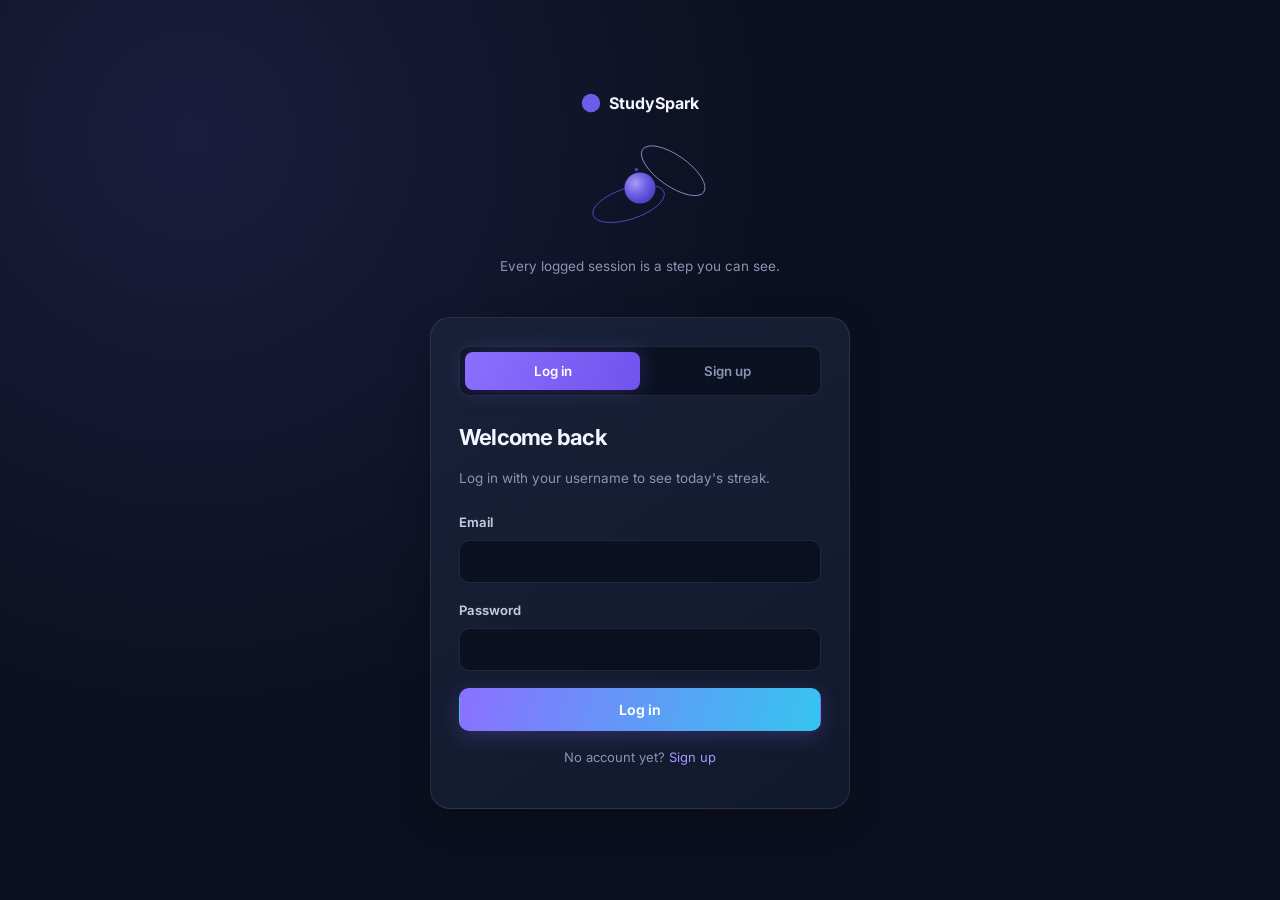
<file: frontend/pages/auth.html>
<!DOCTYPE html>
<html lang="en">
<head>
<meta charset="UTF-8" />
<meta name="viewport" content="width=device-width, initial-scale=1.0" />
<title>Sign up or log in — StudySpark</title>
<link rel="preconnect" href="https://fonts.googleapis.com">
<link href="https://fonts.googleapis.com/css2?family=Inter:wght@400;500;600;700&family=Space+Mono&display=swap" rel="stylesheet">
<link rel="stylesheet" href="../styles/styles.css">
<style>
  body {
    min-height: 100vh;
    display: flex;
    align-items: center;
    justify-content: center;
    padding: 32px 16px;
    background:
      radial-gradient(circle at 15% 15%, var(--accent-soft), transparent 45%),
      var(--bg);
  }
  .auth-wrap { width: 100%; max-width: 420px; }
  .brand {
    display: flex; align-items: center; justify-content: center; gap: 8px;
    font-weight: 700; font-size: 16px; margin-bottom: 28px; color: var(--text);
  }
  .mascot-header { display: flex; flex-direction: column; align-items: center; gap: 10px; margin-bottom: 26px; }
  .mascot-header .mascot { width: 88px; height: 88px; }
  .mascot-header .tagline { font-size: 13.5px; color: var(--text-muted); text-align: center; }

  .auth-card h1 { font-size: 22px; margin-bottom: 4px; }
  .auth-card .sub { color: var(--text-muted); font-size: 13.5px; margin-bottom: 22px; }
  .form-panel { display: none; }
  .form-panel.active { display: block; }
  .footnote { text-align: center; font-size: 13px; color: var(--text-muted); margin-top: 16px; }
  .row-2 { display: grid; grid-template-columns: 1fr 1fr; gap: 12px; }
  .hint { font-size: 12px; color: var(--text-muted); margin-top: 4px; }
  .error-text { font-size: 12px; color: var(--danger); margin-top: 4px; display: none; font-weight: 600; }
  .field.has-error input, .field.has-error select { border-color: var(--danger); }
  .field.has-error .error-text { display: block; }

  .thankyou { display: none; text-align: center; padding: 4px; }
  .thankyou.active { display: block; }
  .thankyou .check {
    width: 44px; height: 44px; border-radius: 50%;
    background: var(--success); color: white;
    display: flex; align-items: center; justify-content: center;
    margin: 0 auto 12px; font-size: 20px;
  }
  .thankyou .quote { font-size: 15.5px; font-weight: 600; color: var(--text); margin: 8px 0 4px; }
  .thankyou .who { font-size: 13px; color: var(--text-muted); display: flex; align-items: center; justify-content: center; gap: 6px; }
  .thankyou .who svg { width: 16px; height: 16px; }
</style>
</head>
<body>

<div class="auth-wrap">
  <div class="brand">
    <svg width="20" height="20" viewBox="0 0 26 26"><circle cx="13" cy="13" r="12" fill="#6C5CE7"/></svg>
    StudySpark
  </div>

  <div class="mascot-header enter-up">
    <svg class="mascot" data-mascot-group="auth" data-mood="idle" viewBox="0 0 170 170" role="img" aria-label="Spark Core, the AI status indicator">
      <defs>
        <radialGradient id="coreGrad" cx="35%" cy="35%" r="70%">
          <stop offset="0%" stop-color="#A79BF0"/>
          <stop offset="55%" stop-color="#6C5CE7"/>
          <stop offset="100%" stop-color="#4B3EC0"/>
        </radialGradient>
      </defs>
      <ellipse class="orbit-ring" cx="85" cy="85" rx="72" ry="30" stroke="#6C5CE7" stroke-width="1.6" fill="none" opacity="0.55" transform="rotate(-18 85 85)"/>
      <ellipse class="orbit-ring-2" cx="85" cy="85" rx="72" ry="30" stroke="#B9AEF2" stroke-width="1.6" fill="none" opacity="0.6" transform="rotate(35 85 85)"/>
      <circle r="3.4" fill="#4B3EC0">
        <animateMotion dur="6s" repeatCount="indefinite"
          path="M13,85 A72,30 -18 1,1 157,85 A72,30 -18 1,1 13,85" />
      </circle>
      <circle class="core" cx="85" cy="85" r="30" fill="url(#coreGrad)"/>
      <path class="spark-particle" d="M85 18l3 9 9 3-9 3-3 9-3-9-9-3 9-3z" fill="#6C5CE7"/>
      <path class="spark-particle" d="M150 60l2.5 6.5 6.5 2.5-6.5 2.5-2.5 6.5-2.5-6.5-6.5-2.5 6.5-2.5z" fill="#A79BF0"/>
      <path class="spark-particle" d="M20 60l2.5 6.5 6.5 2.5-6.5 2.5-2.5 6.5-2.5-6.5-6.5-2.5 6.5-2.5z" fill="#A79BF0"/>
    </svg>
    <p class="tagline" id="auth-tagline">Small streaks, tracked daily, add up to real progress.</p>
  </div>

  <div class="auth-card card enter-up" style="animation-delay:0.05s;">

    <div class="tab-group" role="tablist" aria-label="Sign up or log in">
      <button class="tab-btn" id="tab-login" role="tab" aria-selected="true" onclick="switchTab('login')">Log in</button>
      <button class="tab-btn" id="tab-signup" role="tab" aria-selected="false" onclick="switchTab('signup')">Sign up</button>
    </div>

    <!-- ============ LOG IN ============ -->
    <div class="form-panel active" id="panel-login">
      <h1>Welcome back</h1>
      <p class="sub">Log in with your username to see today's streak.</p>
      <form id="loginForm" novalidate onsubmit="return handleLogin(event)">
        <div class="field" id="f-login-username">
          <label for="login-username">Email</label>
          <input id="login-username" type="email" required autocomplete="email" />
          <span class="error-text">We couldn't find that email.</span>
        </div>
        <div class="field" id="f-login-password">
          <label for="login-password">Password</label>
          <input id="login-password" type="password" required autocomplete="current-password" />
          <span class="error-text">Incorrect password.</span>
        </div>
        <button class="btn btn-primary" style="width:100%" type="submit">Log in</button>
      </form>
      <div class="thankyou" id="login-thankyou">
        <div class="check">✓</div>
        <p class="quote" id="login-quote"></p>
        <p class="who">Logged in as <span id="login-who"></span></p>
        <a href="dashboard.html" class="btn btn-primary" style="width:100%; margin-top:16px; text-decoration:none;">Go to dashboard</a>
      </div>
      <p class="footnote">No account yet? <a href="#" onclick="switchTab('signup'); return false;">Sign up</a></p>
    </div>

    <!-- ============ SIGN UP ============ -->
    <div class="form-panel" id="panel-signup">
      <h1>Create your account</h1>
      <p class="sub">Tell us a bit about yourself so Spark can personalize your dashboard.</p>
      <form id="signupForm" novalidate onsubmit="return handleSignup(event)">

        <div class="row-2">
          <div class="field" id="f-name">
            <label for="signup-name">Full name</label>
            <input id="signup-name" type="text" required />
            <span class="error-text">Letters and spaces only.</span>
          </div>
          <div class="field" id="f-age">
            <label for="signup-age">Age</label>
            <input id="signup-age" type="number" min="5" max="100" required />
            <span class="error-text">Age between 5 and 100.</span>
          </div>
        </div>

        <div class="row-2">
          <div class="field" id="f-phone">
            <label for="signup-phone">Contact number</label>
            <input id="signup-phone" type="tel" inputmode="numeric" required />
            <span class="error-text">Numbers only, 7–15 digits.</span>
          </div>
          <div class="field" id="f-email">
            <label for="signup-email">Email</label>
            <input id="signup-email" type="email" required />
            <span class="error-text">Enter a valid email.</span>
          </div>
        </div>

        <div class="row-2">
          <div class="field" id="f-course">
            <label for="signup-course">Course</label>
            <input id="signup-course" type="text" placeholder="e.g. B.Tech CSE" required />
            <span class="error-text">Please enter your course.</span>
          </div>
          <div class="field" id="f-learner-type">
            <label for="signup-learner-type">Where do you learn?</label>
            <select id="signup-learner-type" required>
              <option value="" disabled selected>Choose one</option>
              <option value="school">School</option>
              <option value="university">University</option>
              <option value="coaching">Coaching institute</option>
              <option value="online_self_learner">Online self-learner</option>
            </select>
            <span class="error-text">Please choose one.</span>
          </div>
        </div>

        <div class="field" id="f-username">
          <label for="signup-username">Choose a username</label>
          <input id="signup-username" type="text" required oninput="checkUsernameLive()" />
          <span class="hint">Unique — changeable once every 14 days.</span>
          <span class="error-text">That username is already taken.</span>
        </div>

        <div class="field" id="f-password">
          <label for="signup-password">Password</label>
          <input id="signup-password" type="password" required minlength="8" autocomplete="new-password" />
          <span class="error-text">Use at least 8 characters.</span>
        </div>

        <label style="font-size:13px; font-weight:600; color:var(--text-soft); display:block; margin-bottom:8px;">Pick an avatar</label>
        <div class="avatar-picker" id="avatarPicker" role="group" aria-label="Choose an avatar"></div>

        <button class="btn btn-primary" style="width:100%" type="submit">Create account</button>
      </form>
      <div class="thankyou" id="signup-thankyou">
        <div class="check">✓</div>
        <p class="quote" id="signup-quote"></p>
        <p class="who">Welcome, <span id="signup-who"></span> <span id="signup-avatar-display"></span></p>
      </div>
      <p class="footnote">Already have an account? <a href="#" onclick="switchTab('login'); return false;">Log in</a></p>
    </div>

  </div>
</div>

<script src="../scripts/mascot.js"></script>
<script src="../scripts/auth.js"></script>
<script>
   

  const AVATAR_DEFS = [
    { id: 'atom', svg: '<circle cx="12" cy="12" r="1.8" fill="currentColor"/><ellipse cx="12" cy="12" rx="9.5" ry="4" stroke="currentColor" stroke-width="1.3" fill="none"/><ellipse cx="12" cy="12" rx="9.5" ry="4" stroke="currentColor" stroke-width="1.3" fill="none" transform="rotate(60 12 12)"/><ellipse cx="12" cy="12" rx="9.5" ry="4" stroke="currentColor" stroke-width="1.3" fill="none" transform="rotate(120 12 12)"/>' },
    { id: 'dna', svg: '<path d="M7 3c0 7 10 7 10 14M17 3c0 7-10 7-10 14" stroke="currentColor" stroke-width="1.4" fill="none"/><path d="M8 7h8M7.4 12h9.2M8 17h8" stroke="currentColor" stroke-width="1" opacity="0.6"/>' },
    { id: 'molecule', svg: '<circle cx="6" cy="7" r="1.8" fill="currentColor"/><circle cx="18" cy="7" r="1.8" fill="currentColor"/><circle cx="12" cy="14" r("currentColor"/><circle cx("currentColor"/><circle cx("currentColor"/><path d("M6 7L12 14M18 7L12 14M12 １４L6 １９M１２ １４L１８ １９" stroke("currentColor") stroke-width("１")/>' },
    { id: 'chip', svg: '<rect x="7" y="7" width="10" height="10" rx="1.5" stroke="currentColor" stroke-width="1.3" fill="none"/><path d="M9 3v3M15 3v3M9 18v3M15 18v3M3 9h3M3 15h3M18 9h3M18 15h3" stroke="currentColor" stroke-width="1.3" stroke-linecap="round"/>' },
    { id: 'orbit', svg: '<circle cx="12" cy="12" r="2.2" fill="currentColor"/><ellipse cx="12" cy="12" rx="9" ry="3.8" stroke="currentColor" stroke-width="1.1" fill="none"/>' },
    { id: 'waveform', svg: '<path d="M2 12h4l2-6 3 12 3-9 2 5h6" stroke="currentColor" stroke-width="1.4" fill="none" stroke-linecap="round" stroke-linejoin="round"/>' },
  ];
  let selectedAvatar = AVATAR_DEFS[0];

  function avatarSvg(def, size) {
    return `<svg viewBox="0 0 24 24" width="${size}" height="${size}">${def.svg}</svg>`;
  }

  const avatarPicker = document.getElementById('avatarPicker');
  AVATAR_DEFS.forEach((def, i) => {
    const btn = document.createElement('button');
    btn.type = 'button';
    btn.className = 'avatar-option';
    btn.innerHTML = avatarSvg(def, 22);
    btn.setAttribute('aria-pressed', i === 0 ? 'true' : 'false');
    btn.setAttribute('aria-label', def.id);
    btn.onclick = () => {
      selectedAvatar = def;
      document.querySelectorAll('.avatar-option').forEach(el => el.setAttribute('aria-pressed', 'false'));
      btn.setAttribute('aria-pressed', 'true');
    };
    avatarPicker.appendChild(btn);
  });

  const SIGNUP_QUOTES = [
    "The expert in anything was once a beginner. Welcome aboard.",
    "Well begun is half done — glad you're here.",
    "Small steps every day lead to big results.",
  ];
  const LOGIN_QUOTES = [
    "Discipline is choosing what you want most over what you want now.",
    "Consistency beats intensity — good to see you back.",
    "Progress, not perfection. Let's continue.",
  ];
  const TAGLINES = [
    "Small streaks, tracked daily, add up to real progress.",
    "Every logged session is a step you can see.",
    "Spark keeps score so you can spot the pattern.",
  ];

  function pick(list) { return list[Math.floor(Math.random() * list.length)]; }

  function switchTab(which) {
    document.getElementById('panel-login').classList.toggle('active', which === 'login');
    document.getElementById('panel-signup').classList.toggle('active', which === 'signup');
    document.getElementById('tab-login').setAttribute('aria-selected', which === 'login');
    document.getElementById('tab-signup').setAttribute('aria-selected', which === 'signup');
  }

  function setError(fieldId, show) {
    document.getElementById(fieldId).classList.toggle('has-error', show);
  }

  function checkUsernameLive() {
    const val = document.getElementById('signup-username').value.trim();
    const invalid = val.length > 0 && (val.length < 3 || val.length > 30);
    setError('f-username', invalid);
    return !invalid;
}
  const isNameValid = v => /^[A-Za-z\s]{2,}$/.test(v.trim());
  const isAgeValid = v => Number(v) >= 5 && Number(v) <= 100;
  const isPhoneValid = v => /^[0-9]{7,15}$/.test(v.trim());
  const isEmailValid = v => /^[^\s@]+@[^\s@]+\.[^\s@]+$/.test(v.trim());

  document.getElementById('signup-phone').addEventListener('input', (e) => {
    e.target.value = e.target.value.replace(/[^0-9]/g, '');
  });

 async function handleSignup(evt) {
    evt.preventDefault();

    const name = document.getElementById('signup-name').value.trim();
    const age = Number(document.getElementById('signup-age').value);
    const phone = document.getElementById('signup-phone').value.trim();
    const email = document.getElementById('signup-email').value.trim();
    const course = document.getElementById('signup-course').value.trim();
    const learnerType = document.getElementById('signup-learner-type').value;
    const username = document.getElementById('signup-username').value.trim();
    const password = document.getElementById('signup-password').value;

    if (
        !isNameValid(name) || !isAgeValid(age) ||
        !isPhoneValid(phone) || !isEmailValid(email) ||
        !course || !learnerType || username.length < 3 ||
        password.length < 8
    ) {
        alert('Please check all form fields.');
        return false;
    }

    try {
        const data = await apiFetch('/api/auth/register', {
            method: 'POST',
            body: JSON.stringify({
                name, age, phone, email, course,
                learnerType, username, password
            })
        });

        saveSession(data);

        document.getElementById('signupForm').style.display = 'none';
        document.getElementById('signup-quote').textContent = pick(SIGNUP_QUOTES);
        document.getElementById('signup-who').textContent = name.split(' ')[0];
        document.getElementById('signup-avatar-display').innerHTML = avatarSvg(selectedAvatar, 16);
        document.getElementById('signup-thankyou').classList.add('active');

        document.getElementById('auth-tagline').textContent = "You're in. Let's get started.";

        setTimeout(() => window.location.href = 'dashboard.html', 1500);

    } catch (error) {
        alert('Registration failed: ' + error.message);
    }

    return false;
}


async function handleLogin(evt) {
    evt.preventDefault();

    const email = document.getElementById('login-username').value.trim();
    const password = document.getElementById('login-password').value;

    setError('f-login-username', !isEmailValid(email));
    setError('f-login-password', false);

    if (!isEmailValid(email) || !password) return false;

    try {
        const data = await apiFetch('/api/auth/login', {
            method: 'POST',
            body: JSON.stringify({ email, password })
        });

        saveSession(data);

        document.getElementById('loginForm').style.display = 'none';
        document.getElementById('login-quote').textContent = pick(LOGIN_QUOTES);
        document.getElementById('login-who').textContent = email;
        document.getElementById('login-thankyou').classList.add('active');

        document.getElementById('auth-tagline').textContent = "Welcome back — streak's waiting.";

    } catch (error) {
        setError('f-login-password', true);
        alert('Login failed: ' + error.message);
    }

    return false;
}

  document.getElementById('auth-tagline').textContent = pick(TAGLINES);
</script>

</body>
</html>
</file>
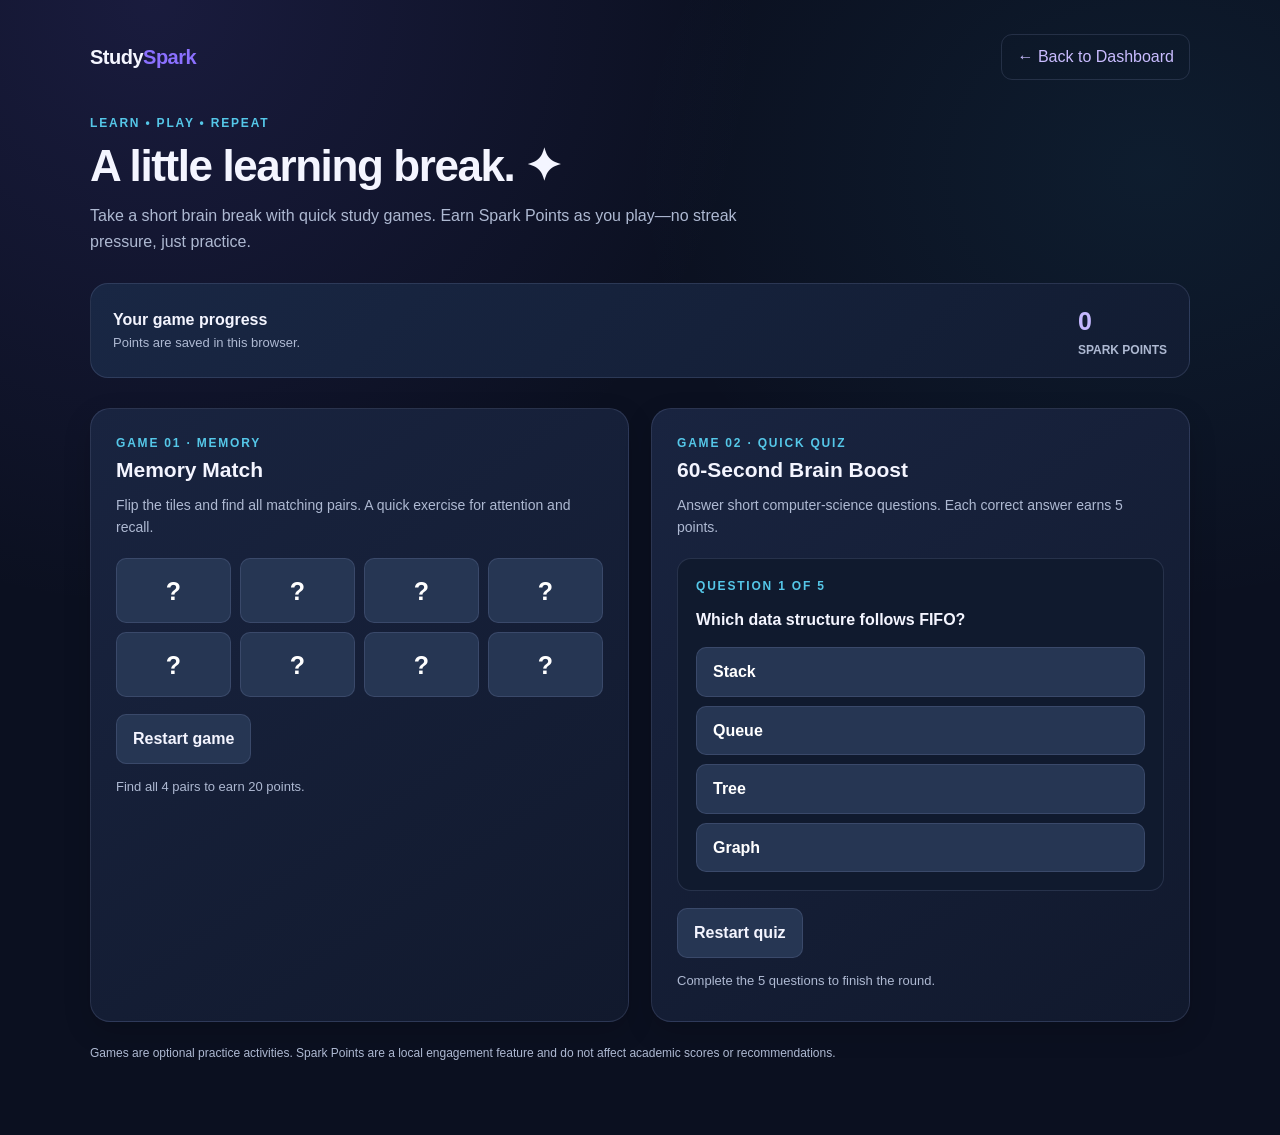
<file: frontend/pages/games.html>
<!DOCTYPE html>
<html lang="en">
<head>
<meta charset="UTF-8">
<meta name="viewport" content="width=device-width, initial-scale=1.0">
<title>StudySpark | Study Games</title>
<style>
:root{--bg:#0b1020;--panel:#151f36;--panel2:#1b2945;--text:#f4f5ff;--muted:#aeb9d2;--accent:#8b70ff;--cyan:#55c7e8;--green:#45d6a0;--border:rgba(164,174,220,.16)}
*{box-sizing:border-box}
body{margin:0;min-height:100vh;background:radial-gradient(ellipse at 12% 0%,rgba(108,92,231,.15),transparent 38%),radial-gradient(ellipse at 90% 15%,rgba(53,197,239,.07),transparent 32%),var(--bg);color:var(--text);font-family:Inter,Segoe UI,Arial,sans-serif;line-height:1.6}
.wrap{width:min(1100px,calc(100% - 40px));margin:0 auto;padding:34px 0 60px}
.top{display:flex;align-items:center;justify-content:space-between;gap:16px;margin-bottom:34px}
.brand{font-weight:800;font-size:20px;letter-spacing:-.5px}.brand span{color:var(--accent)}
a.back{color:#c9bcff;text-decoration:none;border:1px solid var(--border);padding:9px 15px;border-radius:11px}
.eyebrow{color:var(--cyan);font-size:12px;font-weight:800;letter-spacing:1.8px;text-transform:uppercase}
h1{font-size:clamp(30px,5vw,44px);line-height:1.15;letter-spacing:-1.4px;margin:8px 0 12px}
.intro{color:var(--muted);max-width:650px;margin:0 0 28px}
.scorebar{display:flex;align-items:center;justify-content:space-between;gap:16px;flex-wrap:wrap;background:linear-gradient(135deg,#192744,#121c32);border:1px solid var(--border);border-radius:18px;padding:17px 22px;margin:26px 0 30px}
.score{font-size:25px;font-weight:800;color:#c5b8ff}.score small{display:block;color:var(--muted);font-size:12px;font-weight:600}
.grid{display:grid;grid-template-columns:repeat(2,minmax(0,1fr));gap:22px}
.game{background:linear-gradient(145deg,#192440,#11192d);border:1px solid var(--border);border-radius:20px;padding:25px;min-width:0;box-shadow:0 10px 28px rgba(0,0,0,.16)}
.game h2{font-size:21px;margin:0 0 7px}.desc{color:var(--muted);font-size:14px;margin:0 0 20px}
button{font:inherit;cursor:pointer;border:0;border-radius:10px;padding:11px 16px;background:var(--accent);color:white;font-weight:700;min-height:44px}
button.secondary{background:#263653;border:1px solid var(--border);color:var(--text)}
button:disabled{opacity:.55;cursor:not-allowed}
.controls{display:flex;gap:10px;flex-wrap:wrap;margin-top:17px}
.status{color:var(--muted);font-size:13px;min-height:25px;margin-top:13px}
.memory{display:grid;grid-template-columns:repeat(4,minmax(0,1fr));gap:9px}
.tile{min-height:65px;padding:5px;background:#263653;border:1px solid var(--border);font-size:25px}
.tile.revealed{background:#312b59;border-color:rgba(139,112,255,.7)}
.tile.matched{background:rgba(69,214,160,.15);border-color:rgba(69,214,160,.5);color:var(--green)}
.quizbox{background:#101a2e;border:1px solid var(--border);border-radius:14px;padding:18px}
.question{font-weight:700;margin:0 0 15px}
.answers{display:grid;gap:9px}
.answers button{text-align:left;background:#263653;border:1px solid var(--border);font-weight:600}
.answers button.correct{background:rgba(69,214,160,.16);border-color:var(--green);color:#8df0c7}
.answers button.wrong{background:rgba(255,113,133,.14);border-color:#ff7185;color:#ff9eaa}
.note{color:var(--muted);font-size:12px;margin-top:22px}
@media(max-width:720px){.grid{grid-template-columns:1fr}.wrap{width:min(100% - 28px,600px)}.game{padding:19px}.top{align-items:flex-start}}
@media(prefers-reduced-motion:no-preference){button{transition:transform .16s ease,filter .16s ease}button:hover{transform:translateY(-1px);filter:brightness(1.08)}}
</style>
</head>
<body>
<main class="wrap">
  <header class="top">
    <div class="brand">Study<span>Spark</span></div>
    <a class="back" href="dashboard.html">← Back to Dashboard</a>
  </header>
  <div class="eyebrow">Learn • Play • Repeat</div>
  <h1>A little learning break. ✦</h1>
  <p class="intro">Take a short brain break with quick study games. Earn Spark Points as you play—no streak pressure, just practice.</p>
  <section class="scorebar" aria-live="polite">
    <div><strong>Your game progress</strong><div style="color:var(--muted);font-size:13px">Points are saved in this browser.</div></div>
    <div class="score"><span id="points">0</span><small>SPARK POINTS</small></div>
  </section>
  <section class="grid">
    <article class="game">
      <div class="eyebrow">Game 01 · Memory</div>
      <h2>Memory Match</h2>
      <p class="desc">Flip the tiles and find all matching pairs. A quick exercise for attention and recall.</p>
      <div class="memory" id="memoryBoard" aria-label="Memory matching game"></div>
      <div class="controls"><button id="memoryRestart" class="secondary" type="button">Restart game</button></div>
      <div class="status" id="memoryStatus" aria-live="polite">Find all 4 pairs to earn 20 points.</div>
    </article>
    <article class="game">
      <div class="eyebrow">Game 02 · Quick Quiz</div>
      <h2>60-Second Brain Boost</h2>
      <p class="desc">Answer short computer-science questions. Each correct answer earns 5 points.</p>
      <div class="quizbox">
        <div id="quizProgress" class="eyebrow" style="margin-bottom:10px">Question 1 of 5</div>
        <p class="question" id="question">Loading question…</p>
        <div class="answers" id="answers"></div>
      </div>
      <div class="controls"><button id="quizRestart" class="secondary" type="button">Restart quiz</button></div>
      <div class="status" id="quizStatus" aria-live="polite">Complete the 5 questions to finish the round.</div>
    </article>
  </section>
  <p class="note">Games are optional practice activities. Spark Points are a local engagement feature and do not affect academic scores or recommendations.</p>
</main>
<script>
(() => {
  const pointsEl = document.getElementById('points');
  let points = Number(localStorage.getItem('studysparkGamePoints') || 0);
  if (!Number.isFinite(points) || points < 0) points = 0;
  const renderPoints = () => { pointsEl.textContent = points; localStorage.setItem('studysparkGamePoints', String(points)); };
  const award = n => { points += n; renderPoints(); };
  renderPoints();

  const symbols = ['📘','🧠','💡','🎯'];
  const board = document.getElementById('memoryBoard');
  const memoryStatus = document.getElementById('memoryStatus');
  let first = null, lock = false, matches = 0, moves = 0, memoryDone = false, hideTimer = null;
  function startMemory() {
    clearTimeout(hideTimer); first = null; lock = false; matches = 0; moves = 0; memoryDone = false;
    memoryStatus.textContent = 'Find all 4 pairs to earn 20 points.';
    const deck = [...symbols, ...symbols].sort(() => Math.random() - .5);
    board.innerHTML = '';
    deck.forEach((symbol, index) => {
      const btn = document.createElement('button');
      btn.type = 'button'; btn.className = 'tile'; btn.textContent = '?';
      btn.setAttribute('aria-label', 'Hidden tile ' + (index + 1));
      btn.addEventListener('click', () => {
        if (lock || btn.classList.contains('revealed') || btn.classList.contains('matched') || memoryDone) return;
        btn.textContent = symbol; btn.classList.add('revealed'); btn.setAttribute('aria-label', symbol);
        if (!first) { first = {btn, symbol}; return; }
        moves++;
        if (first.symbol === symbol) {
          btn.classList.add('matched'); first.btn.classList.add('matched'); first = null; matches++;
          if (matches === symbols.length) {
            memoryDone = true; award(20);
            memoryStatus.textContent = `All pairs matched in ${moves} moves! +20 Spark Points`;
          }
        } else {
          lock = true; const previous = first.btn; first = null;
          hideTimer = setTimeout(() => {
            btn.textContent = '?'; previous.textContent = '?';
            btn.classList.remove('revealed'); previous.classList.remove('revealed');
            btn.setAttribute('aria-label', 'Hidden tile'); previous.setAttribute('aria-label', 'Hidden tile');
            lock = false;
          }, 750);
        }
      });
      board.appendChild(btn);
    });
  }
  document.getElementById('memoryRestart').addEventListener('click', startMemory);
  startMemory();

  const questions = [
    {q:'Which data structure follows FIFO?',a:['Stack','Queue','Tree','Graph'],c:1},
    {q:'What does HTML stand for?',a:['HyperText Markup Language','HighText Machine Language','HyperTool Multi Language','Home Tool Markup Language'],c:0},
    {q:'Which one is a database?',a:['PostgreSQL','CSS','HTML','Figma'],c:0},
    {q:'Which keyword creates a class in Java?',a:['function','define','class','object'],c:2},
    {q:'Which of these is used to style web pages?',a:['SQL','CSS','JVM','HTTP'],c:1}
  ];
  let qIndex = 0, quizScore = 0, answered = false, quizFinished = false;
  const questionEl = document.getElementById('question'), answersEl = document.getElementById('answers');
  const quizStatus = document.getElementById('quizStatus'), progressEl = document.getElementById('quizProgress');
  function showQuestion() {
    answered = false; const item = questions[qIndex];
    progressEl.textContent = `Question ${qIndex + 1} of ${questions.length}`;
    questionEl.textContent = item.q; answersEl.innerHTML = '';
    item.a.forEach((answer, i) => {
      const btn = document.createElement('button'); btn.type = 'button'; btn.textContent = answer;
      btn.addEventListener('click', () => {
        if (answered || quizFinished) return;
        answered = true;
        [...answersEl.children].forEach((b, j) => { b.disabled = true; if (j === item.c) b.classList.add('correct'); });
        if (i === item.c) { quizScore++; quizStatus.textContent = 'Correct! +5 points'; award(5); }
        else { btn.classList.add('wrong'); quizStatus.textContent = 'Not quite—review the highlighted correct answer.'; }
        const next = document.createElement('button'); next.type = 'button'; next.textContent = qIndex === questions.length - 1 ? 'Finish round' : 'Next question';
        next.style.marginTop = '12px';
        next.addEventListener('click', () => {
          qIndex++;
          if (qIndex >= questions.length) {
            quizFinished = true; questionEl.textContent = `Round complete! You got ${quizScore} out of ${questions.length} correct.`;
            progressEl.textContent = 'Completed'; answersEl.innerHTML = '';
            quizStatus.textContent = 'Play again whenever you like.'; return;
          }
          showQuestion();
        });
        answersEl.appendChild(next);
      });
      answersEl.appendChild(btn);
    });
  }
  function restartQuiz() { qIndex = 0; quizScore = 0; answered = false; quizFinished = false; quizStatus.textContent = 'Complete the 5 questions to finish the round.'; showQuestion(); }
  document.getElementById('quizRestart').addEventListener('click', restartQuiz);
  restartQuiz();
})();
</script>
</body>
</html>
</file>
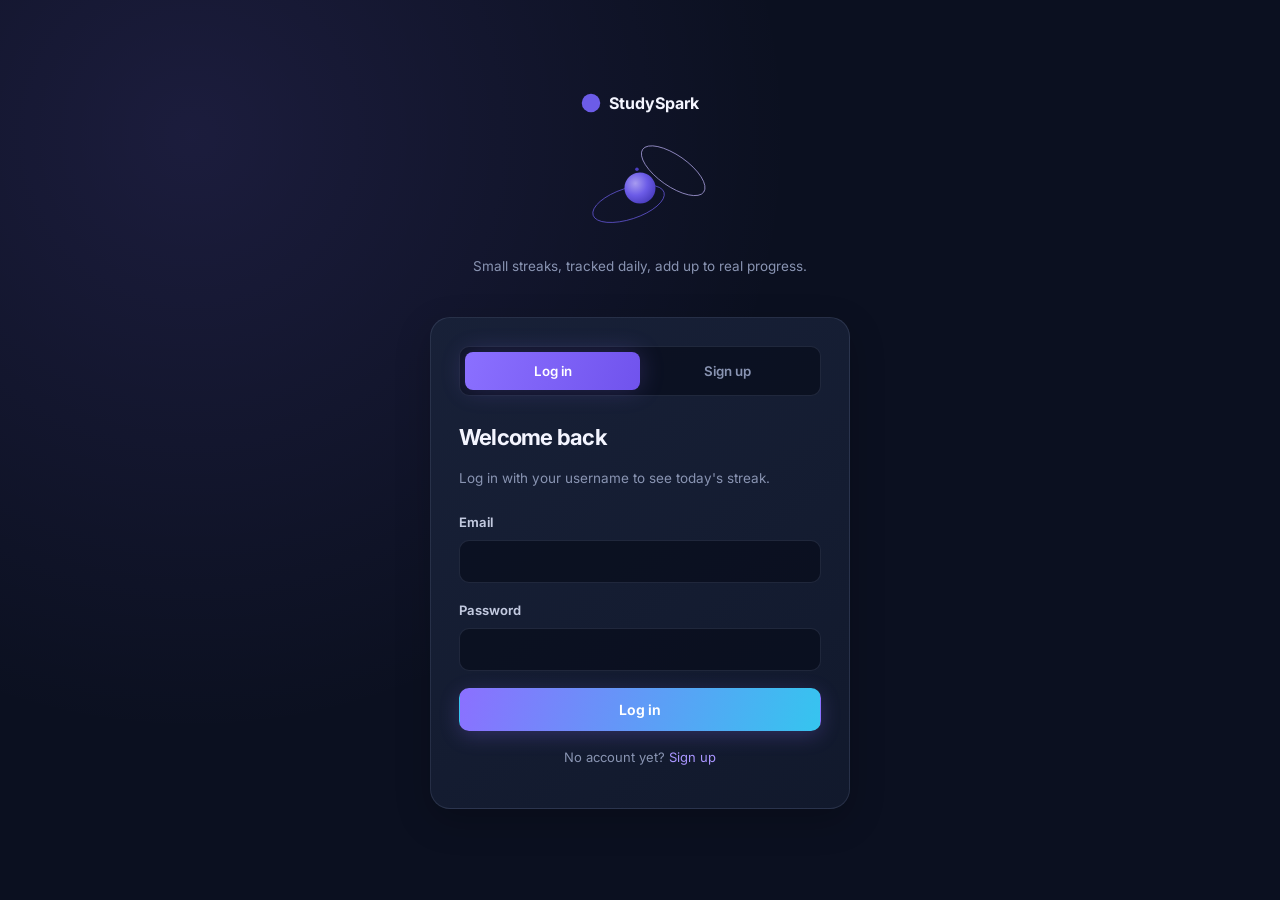
<file: frontend/pages/recommendations.html>
<!DOCTYPE html>
<html lang="en">
<head>
    <meta charset="UTF-8">
    <meta name="viewport" content="width=device-width, initial-scale=1.0">
    <title>StudySpark | Recommendations</title>
    <link rel="stylesheet" href="../styles/styles.css">

   <style id="studyspark-premium-recommendations">
/* ===== Page Background ===== */
body {
    background:
        radial-gradient(ellipse at 12% 0%, rgba(108,92,231,.12), transparent 38%),
        radial-gradient(ellipse at 90% 15%, rgba(53,197,239,.06), transparent 32%),
        #0b1020 !important;
    color: #f4f5ff !important;
    line-height: 1.7;
}

/* ===== Headings & Text ===== */
h1, h2, h3, h4 {
    color: #f4f5ff !important;
    letter-spacing: -.35px;
    line-height: 1.4;
}

h1 { margin-bottom: 14px !important; }
h2 { margin-bottom: 20px !important; }
h3 { margin-bottom: 12px !important; }

p {
    color: #b9c3da;
    line-height: 1.75;
    margin-bottom: 12px;
}

a { color: #a995ff; }

/* ===== Section Spacing ===== */
section {
    margin-bottom: 34px !important;
}

section > h2,
section > h3 {
    margin-bottom: 20px !important;
}

/* ===== Cards ===== */
.card,
.history-item,
.recommendation-card,
.summary-card,
.stat-card {
    background: linear-gradient(145deg, #192440, #11192d) !important;
    border: 1px solid rgba(164,174,220,.13) !important;
    border-radius: 20px !important;
    padding: 26px !important;
    margin-bottom: 20px !important;
    color: #f4f5ff !important;
    box-shadow: 0 8px 28px rgba(0,0,0,.16) !important;
    transition: border-color .2s ease, transform .2s ease;
}

.card:hover,
.history-item:hover,
.recommendation-card:hover {
    border-color: rgba(139,112,255,.4) !important;
    transform: translateY(-2px);
}

/* ===== Recommendation Content ===== */
.recommendation-card h3,
.recommendation-card h4 {
    margin-bottom: 14px !important;
}

.recommendation-card p {
    margin-top: 8px !important;
    margin-bottom: 14px !important;
}

.recommendation-card button {
    margin: 8px 8px 4px 0 !important;
}

/* ===== History Items ===== */
.history-item {
    padding: 20px 24px !important;
    margin-bottom: 14px !important;
}

.history-item > * {
    margin-bottom: 8px;
}

.history-date {
    color: #8994b2 !important;
    font-size: 13px;
}

/* ===== Buttons ===== */
button, .btn {
    border-radius: 11px !important;
    padding: 10px 18px !important;
    transition: all .2s ease;
    cursor: pointer;
}

button:hover, .btn:hover {
    transform: translateY(-1px);
    box-shadow: 0 5px 18px rgba(139,112,255,.2);
}

/* ===== Form Elements ===== */
input, select, textarea {
    background: #0d1528 !important;
    color: #f4f5ff !important;
    border: 1px solid rgba(164,174,220,.2) !important;
    border-radius: 10px !important;
    padding: 11px 14px !important;
    margin-top: 6px;
    margin-bottom: 12px;
}

input:focus, select:focus, textarea:focus {
    border-color: #8b70ff !important;
    box-shadow: 0 0 0 3px rgba(139,112,255,.13) !important;
    outline: none;
}

/* ===== Status Badges ===== */
.history-status,
.status-DONE {
    background: rgba(69,214,160,.13) !important;
    color: #45d6a0 !important;
    padding: 5px 11px !important;
    border-radius: 20px !important;
}

.status-PARTLY {
    background: rgba(255,190,90,.13) !important;
    color: #ffc66d !important;
    padding: 5px 11px !important;
    border-radius: 20px !important;
}

.status-SKIPPED {
    background: rgba(255,113,133,.13) !important;
    color: #ff7185 !important;
    padding: 5px 11px !important;
    border-radius: 20px !important;
}

/* ===== Priority Labels ===== */
.priority-high, .priority-HIGH { color: #ff8293 !important; }
.priority-medium, .priority-MEDIUM { color: #ffc66d !important; }
.priority-low, .priority-LOW { color: #45d6a0 !important; }

/* ===== Separators ===== */
hr {
    border-color: rgba(164,174,220,.13) !important;
    margin: 24px 0 !important;
}

/* ===== Responsive ===== */
@media (max-width: 700px) {
    .card,
    .history-item,
    .recommendation-card,
    .summary-card,
    .stat-card {
        padding: 18px !important;
        margin-bottom: 16px !important;
    }

    section {
        margin-bottom: 26px !important;
    }
}
</style>
</head>

<body>

<div class="recommendations-container">

    <h1>Personalised Recommendations</h1>
    <p>Study suggestions based on your learning activity.</p>

    <!-- Adherence Summary -->
    <div class="progress-card">
        <h2>Your Recommendation Progress</h2>

        <h3 id="adherence-value">0% Adherence</h3>

        <div class="progress-bar">
            <div class="progress-fill" id="adherence-bar"></div>
        </div>

        <div class="summary-stats">
            <p>Completed: <strong id="completed-count">0</strong></p>
            <p>Partly Done: <strong id="partly-count">0</strong></p>
            <p>Skipped: <strong id="skipped-count">0</strong></p>
            <p>Total: <strong id="total-count">0</strong></p>
        </div>
    </div>

        

    <!-- Recommendation History -->
    <div class="progress-card">
        <h2>Recommendation History</h2>
        <p>Your previously submitted feedback.</p>

        <div id="feedback-history">
            Loading history...
        </div>
    </div>

    <div id="recommendations-list" class="loading">
        Loading recommendations...
    </div>
</div>

<script src="../scripts/auth.js"></script>

<script>
    requireAuth();

    const container = document.getElementById('recommendations-list');

    let recommendations = [];

    function escapeHTML(value) {
        return String(value ?? '').replace(/[&<>"']/g, char => ({
            '&': '&amp;',
            '<': '&lt;',
            '>': '&gt;',
            '"': '&quot;',
            "'": '&#039;'
        })[char]);
    }

    async function loadSummary() {
        try {
            const summary = await apiFetch(
                '/api/recommendation-feedback/summary'
            );

            document.getElementById('adherence-value').textContent =
                summary.adherenceRate + '% Adherence';

            document.getElementById('adherence-bar').style.width =
                Math.min(100, summary.adherenceRate) + '%';

            document.getElementById('completed-count').textContent =
                summary.completed;

            document.getElementById('partly-count').textContent =
                summary.partlyCompleted;

            document.getElementById('skipped-count').textContent =
                summary.skipped;

            document.getElementById('total-count').textContent =
                summary.total;

        } catch (error) {
            console.error('Summary loading error:', error);
        }
    }

    async function loadRecommendations() {

        try {
            recommendations = await apiFetch('/api/recommendations/me');

            if (!recommendations || recommendations.length === 0) {
                container.innerHTML =
                    '<p>No recommendations available.</p>';
                return;
            }

            container.innerHTML = recommendations.map((item, index) => `
                <div class="recommendation-card" data-index="${index}">

                    <span class="priority ${escapeHTML(item.priority)}">
                        ${escapeHTML(item.priority)} PRIORITY
                    </span>

                    <h2>${escapeHTML(item.title)}</h2>

                    <h3>${escapeHTML(item.subjectName)}</h3>

                    <p>${escapeHTML(item.description)}</p>

                    <div class="reason">
                        <strong>Why this?</strong>
                        <p>${escapeHTML(item.reason)}</p>
                    </div>

                    <p>
                        <strong>Suggested study time:</strong>
                        ${escapeHTML(item.suggestedHours)} hours
                    </p>

                    <div class="feedback-section">

                        <h3>How did this recommendation go?</h3>

                        <div class="feedback-buttons">
                            <button class="feedback-btn"
                                data-status="DONE">
                                Done
                            </button>

                            <button class="feedback-btn"
                                data-status="PARTLY">
                                Partly Done
                            </button>

                            <button class="feedback-btn"
                                data-status="SKIPPED">
                                Skip
                            </button>
                        </div>

                        <label>
                            How useful was this recommendation?
                        </label>

                        <br>

                        <select class="rating-select">
                            <option value="">Select rating</option>
                            <option value="1">1 - Not useful</option>
                            <option value="2">2 - Slightly useful</option>
                            <option value="3">3 - Moderately useful</option>
                            <option value="4">4 - Very useful</option>
                            <option value="5">5 - Extremely useful</option>
                        </select>

                        <button class="save-feedback">
                            Submit Feedback
                        </button>

                        <p class="feedback-message"></p>

                    </div>

                </div>
            `).join('');

            attachFeedbackEvents();

        } catch (error) {
            container.innerHTML =
                '<p>Unable to load recommendations. Please login again.</p>';

            console.error(error);
        }
    }

    function attachFeedbackEvents() {

        document.querySelectorAll('.recommendation-card').forEach(card => {

            let selectedStatus = '';

            const buttons = card.querySelectorAll('.feedback-btn');
            const ratingSelect = card.querySelector('.rating-select');
            const saveButton = card.querySelector('.save-feedback');
            const message = card.querySelector('.feedback-message');

            buttons.forEach(button => {

                button.addEventListener('click', () => {

                    selectedStatus = button.dataset.status;

                    buttons.forEach(btn => {
                        btn.style.background =
                            btn === button ? '#e8e3ff' : 'white';

                        btn.style.borderColor =
                            btn === button ? '#6c5ce7' : '#ccc';
                    });
                });
            });

            saveButton.addEventListener('click', async () => {

                if (!selectedStatus) {
                    message.textContent =
                        'Please select Done, Partly Done or Skip.';

                    message.className = 'feedback-message error';
                    return;
                }

                const rating = ratingSelect.value;

                if (!rating) {
                    message.textContent =
                        'Please select a usefulness rating.';

                    message.className = 'feedback-message error';
                    return;
                }

                const index = Number(card.dataset.index);
                const item = recommendations[index];

                saveButton.disabled = true;
                message.textContent = 'Saving feedback...';
                message.className = 'feedback-message';

                try {

                    await apiFetch('/api/recommendation-feedback', {
                        method: 'POST',

                        body: JSON.stringify({
                            subjectId: item.subjectId,
                            recommendationTitle: item.title,
                            status: selectedStatus,
                            usefulnessRating: Number(rating)
                        })
                    });

                    message.textContent =
                        'Feedback saved successfully!';

                    message.className =
                        'feedback-message success';

                    buttons.forEach(btn => btn.disabled = true);
                    ratingSelect.disabled = true;

                    saveButton.textContent = 'Feedback Submitted';

                    await loadSummary();

                } catch (error) {

                    console.error('Feedback error:', error);

                    message.textContent =
                        'Unable to save feedback. Please try again.';

                    message.className =
                        'feedback-message error';

                    saveButton.disabled = false;
                }
            });
        });
    }
    async function loadFeedbackHistory() {

    const historyContainer =
        document.getElementById('feedback-history');

    try {

        const history = await apiFetch(
            '/api/recommendation-feedback/me'
        );

        if (!history || history.length === 0) {
            historyContainer.innerHTML =
                '<p>No feedback history available yet.</p>';
            return;
        }

        historyContainer.innerHTML = history.map(item => {

            const date = item.createdAt
                ? new Date(item.createdAt).toLocaleString()
                : 'Date unavailable';

            return `
                <div class="history-item">

                    <h3>${escapeHTML(item.recommendationTitle)}</h3>

                    <span class="history-status status-${escapeHTML(item.status)}">
                        ${escapeHTML(item.status)}
                    </span>

                    <p>
                        Usefulness Rating:
                        <strong>${item.usefulnessRating ?? 'Not rated'}/5</strong>
                    </p>

                    <p class="history-date">
                        ${escapeHTML(date)}
                    </p>

                </div>
            `;

        }).join('');

    } catch (error) {

        console.error('History error:', error);

        historyContainer.innerHTML =
            '<p>Unable to load feedback history.</p>';
    }
}

    async function initializePage() {
        await loadRecommendations();
        await loadSummary();
        await loadFeedbackHistory();
    }

    initializePage();

</script>

</body>
</html>
</file>
<file: frontend/styles/styles.css>
/* ============================================================
   STUDYSPARK — PREMIUM DARK UI
   Compatible with existing HTML classes and JavaScript
   ============================================================ */

:root {
  --bg: #0b1020;
  --bg-alt: #11182b;
  --surface: #151d32;
  --surface-hover: #1c2740;

  --text: #f4f5ff;
  --text-soft: #c2c9df;
  --text-muted: #8994b2;

  --border: rgba(164, 174, 220, 0.14);

  --accent: #8b70ff;
  --accent-dark: #7053ed;
  --accent-blue: #35c5ef;
  --accent-soft: rgba(139, 112, 255, 0.13);
  --accent-soft-strong: rgba(139, 112, 255, 0.25);

  --success: #45d6a0;
  --success-soft: rgba(69, 214, 160, 0.13);
  --danger: #ff7185;
  --danger-soft: rgba(255, 113, 133, 0.13);

  --font-body: 'Inter', system-ui, -apple-system, sans-serif;
  --font-data: 'Space Mono', ui-monospace, monospace;

  --radius-lg: 20px;
  --radius-md: 14px;
  --radius-sm: 10px;

  --shadow-card: 0 12px 35px rgba(0, 0, 0, 0.22);
  --shadow-soft: 0 5px 18px rgba(0, 0, 0, 0.16);
  --shadow-glow: 0 0 24px rgba(139, 112, 255, 0.22);
  --shadow-mascot: 0 18px 35px -12px rgba(139, 112, 255, 0.45);
}

/* BASE */

* {
  box-sizing: border-box;
}

html {
  -webkit-text-size-adjust: 100%;
  scroll-behavior: smooth;
}

body {
  margin: 0;
  font-family: var(--font-body);
  background:
    radial-gradient(ellipse at 15% 0%, rgba(100, 75, 220, 0.13), transparent 38%),
    radial-gradient(ellipse at 90% 20%, rgba(53, 197, 239, 0.07), transparent 30%),
    var(--bg);
  color: var(--text);
  line-height: 1.6;
  min-height: 100vh;
}

h1, h2, h3, h4, .display {
  font-family: var(--font-body);
  font-weight: 700;
  color: var(--text);
  margin: 0;
  letter-spacing: -0.035em;
}

p {
  color: var(--text-soft);
}

.mono, .data-value, table td.num {
  font-family: var(--font-data);
}

a {
  color: #a995ff;
  text-decoration: none;
  transition: color 0.2s ease;
}

a:hover {
  color: var(--accent-blue);
  text-decoration: none;
}

button {
  font-family: var(--font-body);
  cursor: pointer;
}

:focus-visible {
  outline: 2px solid var(--accent-blue);
  outline-offset: 3px;
  border-radius: 7px;
}

::selection {
  background: var(--accent-soft-strong);
  color: white;
}

/* BUTTONS */

.btn {
  display: inline-flex;
  align-items: center;
  justify-content: center;
  gap: 9px;
  padding: 12px 23px;
  border-radius: var(--radius-sm);
  border: 1px solid transparent;
  font-weight: 650;
  font-size: 14px;
  transition: all 0.22s ease;
}

.btn:active {
  transform: scale(0.97);
}

.btn-primary {
  background: linear-gradient(110deg, var(--accent), var(--accent-blue));
  color: white;
  box-shadow: 0 5px 20px rgba(139, 112, 255, 0.23);
}

.btn-primary:hover {
  transform: translateY(-2px);
  box-shadow: 0 8px 28px rgba(139, 112, 255, 0.38);
}

.btn-ghost {
  background: rgba(255, 255, 255, 0.035);
  color: var(--text);
  border: 1px solid var(--border);
}

.btn-ghost:hover {
  background: var(--accent-soft);
  border-color: var(--accent);
  color: white;
}

/* CARDS */

.card {
  background: linear-gradient(
    145deg,
    rgba(25, 34, 57, 0.96),
    rgba(18, 26, 45, 0.96)
  );
  border: 1px solid var(--border);
  border-radius: var(--radius-lg);
  box-shadow: var(--shadow-card);
  padding: 28px;
  transition: transform 0.25s ease, border-color 0.25s ease,
              box-shadow 0.25s ease;
}

.card:hover {
  border-color: rgba(139, 112, 255, 0.35);
  box-shadow: var(--shadow-card), var(--shadow-glow);
}

/* BADGES */

.pill {
  display: inline-flex;
  align-items: center;
  gap: 6px;
  padding: 5px 13px;
  border-radius: 999px;
  font-size: 12px;
  font-weight: 700;
}

.pill-mint {
  background: var(--success-soft);
  color: var(--success);
}

.pill-coral {
  background: var(--danger-soft);
  color: var(--danger);
}

/* FORMS */

.field {
  display: flex;
  flex-direction: column;
  gap: 7px;
  margin-bottom: 17px;
}

.field label {
  font-size: 13px;
  font-weight: 650;
  color: var(--text-soft);
}

.field input,
.field select,
.field textarea {
  width: 100%;
  font-family: var(--font-body);
  font-size: 14px;
  padding: 12px 15px;
  border-radius: var(--radius-sm);
  border: 1px solid var(--border);
  background: rgba(7, 12, 26, 0.65);
  color: var(--text);
  transition: all 0.2s ease;
}

.field input::placeholder,
.field textarea::placeholder {
  color: var(--text-muted);
}

.field input:focus,
.field select:focus,
.field textarea:focus {
  border-color: var(--accent);
  outline: none;
  box-shadow: 0 0 0 3px var(--accent-soft);
  background: var(--surface);
}

.field select option {
  background: var(--surface);
  color: var(--text);
}

/* TABS */

.tab-group {
  display: flex;
  background: rgba(7, 12, 26, 0.65);
  border: 1px solid var(--border);
  border-radius: var(--radius-sm);
  padding: 5px;
  margin-bottom: 24px;
}

.tab-btn {
  flex: 1;
  padding: 11px;
  border: none;
  background: transparent;
  border-radius: 8px;
  font-weight: 600;
  color: var(--text-muted);
  transition: all 0.2s ease;
}

.tab-btn[aria-selected="true"] {
  background: linear-gradient(110deg, var(--accent), var(--accent-dark));
  color: white;
  box-shadow: var(--shadow-glow);
}

/* DAILY ACTIVITY TABLE */

table.activity {
  width: 100%;
  border-collapse: collapse;
}

table.activity th {
  text-align: left;
  font-size: 11px;
  text-transform: uppercase;
  letter-spacing: 0.09em;
  color: var(--text-muted);
  padding: 13px 12px;
  border-bottom: 1px solid var(--border);
}

table.activity td {
  padding: 15px 12px;
  border-bottom: 1px solid var(--border);
  font-size: 13.5px;
  color: var(--text-soft);
}

table.activity tr:last-child td {
  border-bottom: none;
}

table.activity tr {
  transition: background 0.2s ease;
}

table.activity tr:hover td {
  background: rgba(139, 112, 255, 0.055);
}

.subject-tag {
  display: inline-block;
  padding: 5px 11px;
  border-radius: 999px;
  font-size: 11.5px;
  font-weight: 650;
  background: var(--accent-soft);
  color: #b7a6ff;
  border: 1px solid rgba(139, 112, 255, 0.15);
}

/* MASCOT — SPARK CORE */

.mascot {
  display: block;
  overflow: visible;
  filter: drop-shadow(var(--shadow-mascot));
}

.mascot .core {
  transform-origin: center;
}

.mascot .orbit-ring,
.mascot .orbit-ring-2 {
  transform-origin: center;
  opacity: 0.8;
}

.mascot .orbit-ring {
  animation: spin 14s linear infinite;
}

.mascot .orbit-ring-2 {
  animation: spin-reverse 20s linear infinite;
}

.mascot[data-mood="happy"] .core {
  animation: corePulse 0.9s ease-in-out infinite;
}

.mascot[data-mood="happy"] .orbit-ring {
  animation-duration: 5s;
}

.mascot[data-mood="happy"] .orbit-ring-2 {
  animation-duration: 7s;
}

.mascot[data-mood="happy"] .spark-particle {
  display: inline;
}

.mascot[data-mood="sad"] .core {
  opacity: 0.55;
}

.mascot[data-mood="sad"] .orbit-ring,
.mascot[data-mood="sad"] .orbit-ring-2 {
  animation-play-state: paused;
  opacity: 0.3;
}

.spark-particle {
  display: none;
}

@keyframes spin {
  to { transform: rotate(360deg); }
}

@keyframes spin-reverse {
  to { transform: rotate(-360deg); }
}

@keyframes corePulse {
  0%, 100% { transform: scale(1); }
  50% { transform: scale(1.06); }
}

/* SPEECH BUBBLE */

.speech-bubble {
  position: relative;
  background: var(--surface-hover);
  border: 1px solid var(--border);
  border-radius: var(--radius-md);
  padding: 13px 17px;
  font-weight: 500;
  font-size: 14px;
  color: var(--text);
}

.speech-bubble::after {
  content: "";
  position: absolute;
  bottom: -7px;
  left: 32px;
  width: 14px;
  height: 14px;
  background: var(--surface-hover);
  border-right: 1px solid var(--border);
  border-bottom: 1px solid var(--border);
  transform: rotate(45deg);
}

/* LAYOUT */

.container {
  max-width: 1240px;
  margin: 0 auto;
  padding: 0 28px;
}

.grid-dashboard {
  display: grid;
  grid-template-columns: minmax(0, 1fr) 320px;
  gap: 24px;
  align-items: start;
}

/* AVATAR PICKER */

.avatar-picker {
  display: flex;
  gap: 10px;
  flex-wrap: wrap;
  margin-bottom: 18px;
}

.avatar-option {
  width: 48px;
  height: 48px;
  border-radius: 50%;
  border: 1px solid var(--border);
  background: var(--surface-hover);
  color: var(--accent);
  display: flex;
  align-items: center;
  justify-content: center;
  cursor: pointer;
  transition: all 0.2s ease;
}

.avatar-option svg {
  width: 22px;
  height: 22px;
}

.avatar-option[aria-pressed="true"] {
  border-color: var(--accent);
  background: var(--accent-soft);
  transform: scale(1.08);
  box-shadow: var(--shadow-glow);
}

/* SCROLLBAR */

::-webkit-scrollbar {
  width: 8px;
  height: 8px;
}

::-webkit-scrollbar-track {
  background: var(--bg);
}

::-webkit-scrollbar-thumb {
  background: #333d5c;
  border-radius: 20px;
}

::-webkit-scrollbar-thumb:hover {
  background: var(--accent);
}

/* ANIMATIONS */

.enter-up {
  animation: fadeInUp 0.5s ease both;
}

@keyframes fadeInUp {
  from {
    opacity: 0;
    transform: translateY(14px);
  }
  to {
    opacity: 1;
    transform: translateY(0);
  }
}

@media (max-width: 860px) {
  .grid-dashboard {
    grid-template-columns: 1fr;
  }

  .container {
    padding: 0 18px;
  }

  .card {
    padding: 21px;
  }
}

@media (max-width: 600px) {
  .container {
    padding: 0 13px;
  }

  .card {
    padding: 17px;
    border-radius: 15px;
  }

  table.activity th,
  table.activity td {
    padding: 10px 8px;
    font-size: 12px;
  }

  .btn {
    padding: 10px 16px;
  }
}

/* ACCESSIBILITY */

@media (prefers-reduced-motion: reduce) {
  *,
  *::before,
  *::after {
    scroll-behavior: auto !important;
    animation-duration: 0.01ms !important;
    animation-iteration-count: 1 !important;
    transition-duration: 0.01ms !important;
  }
}
</file>
